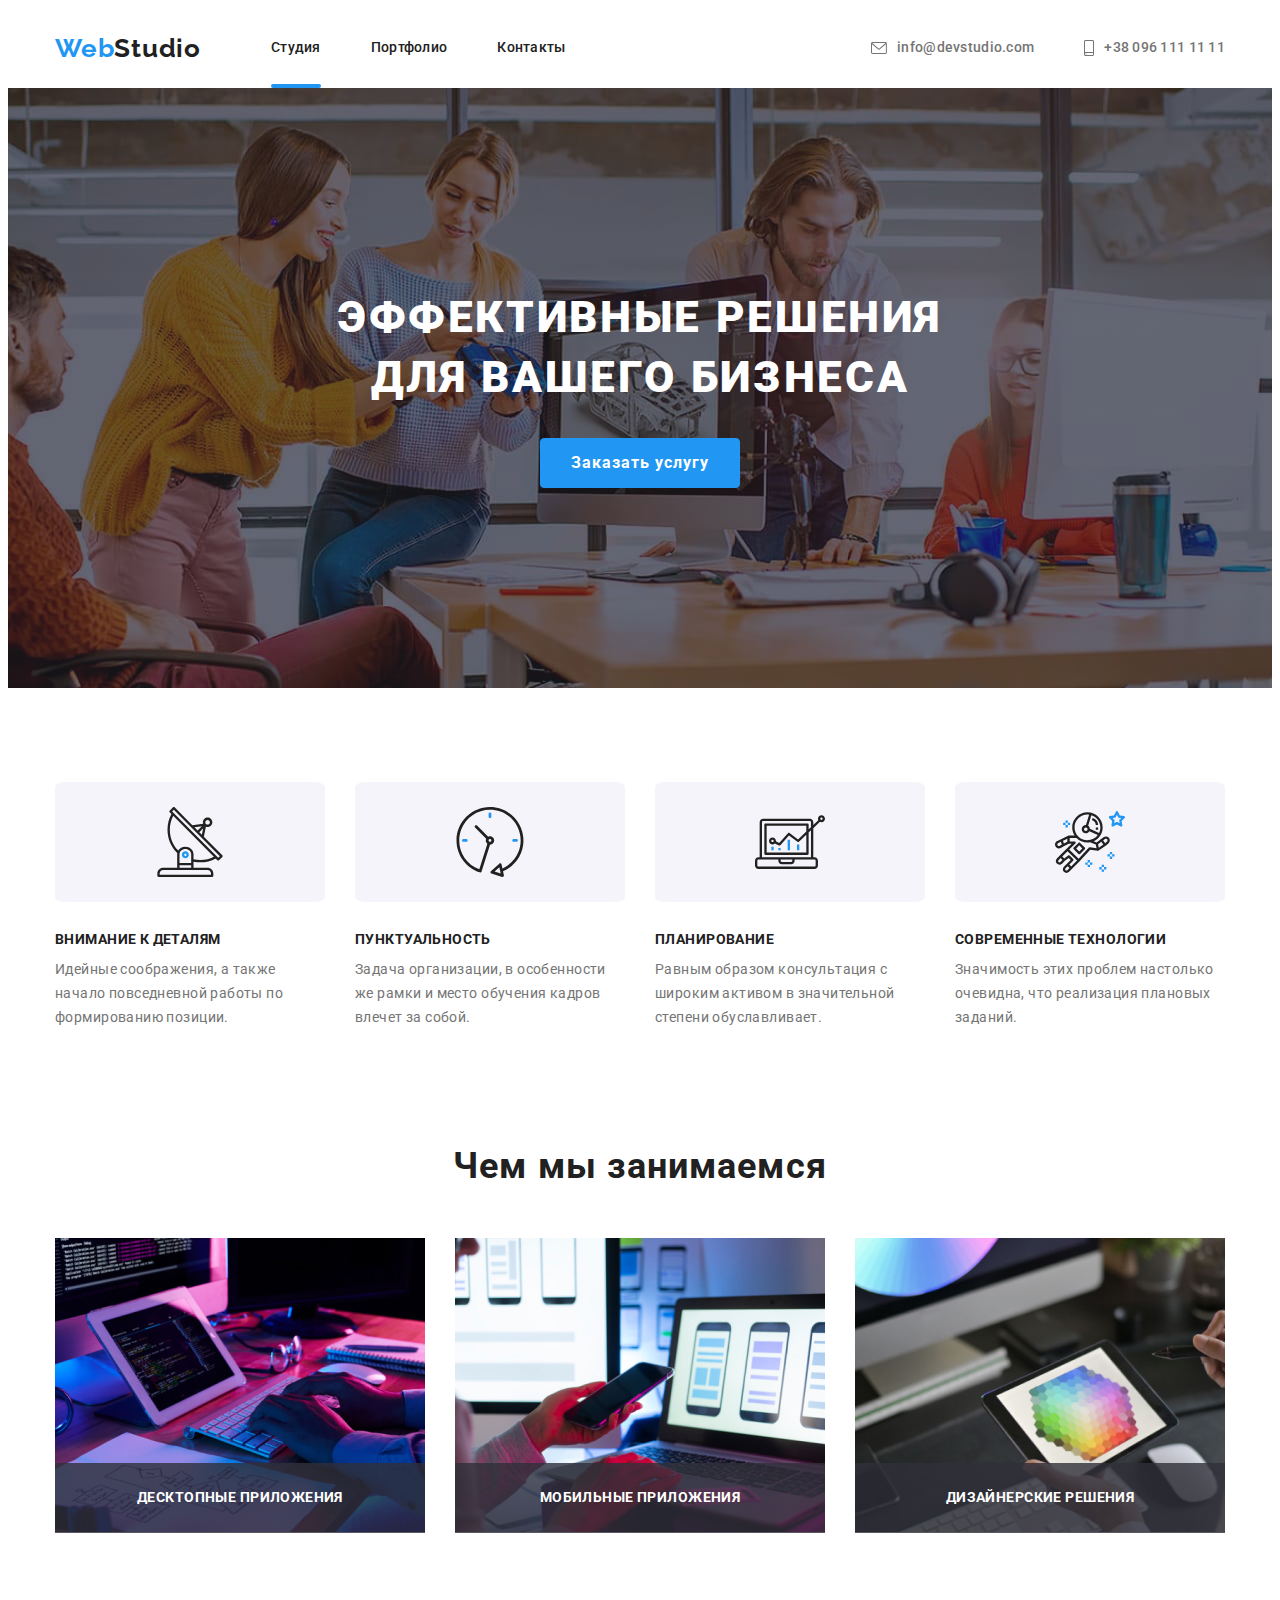
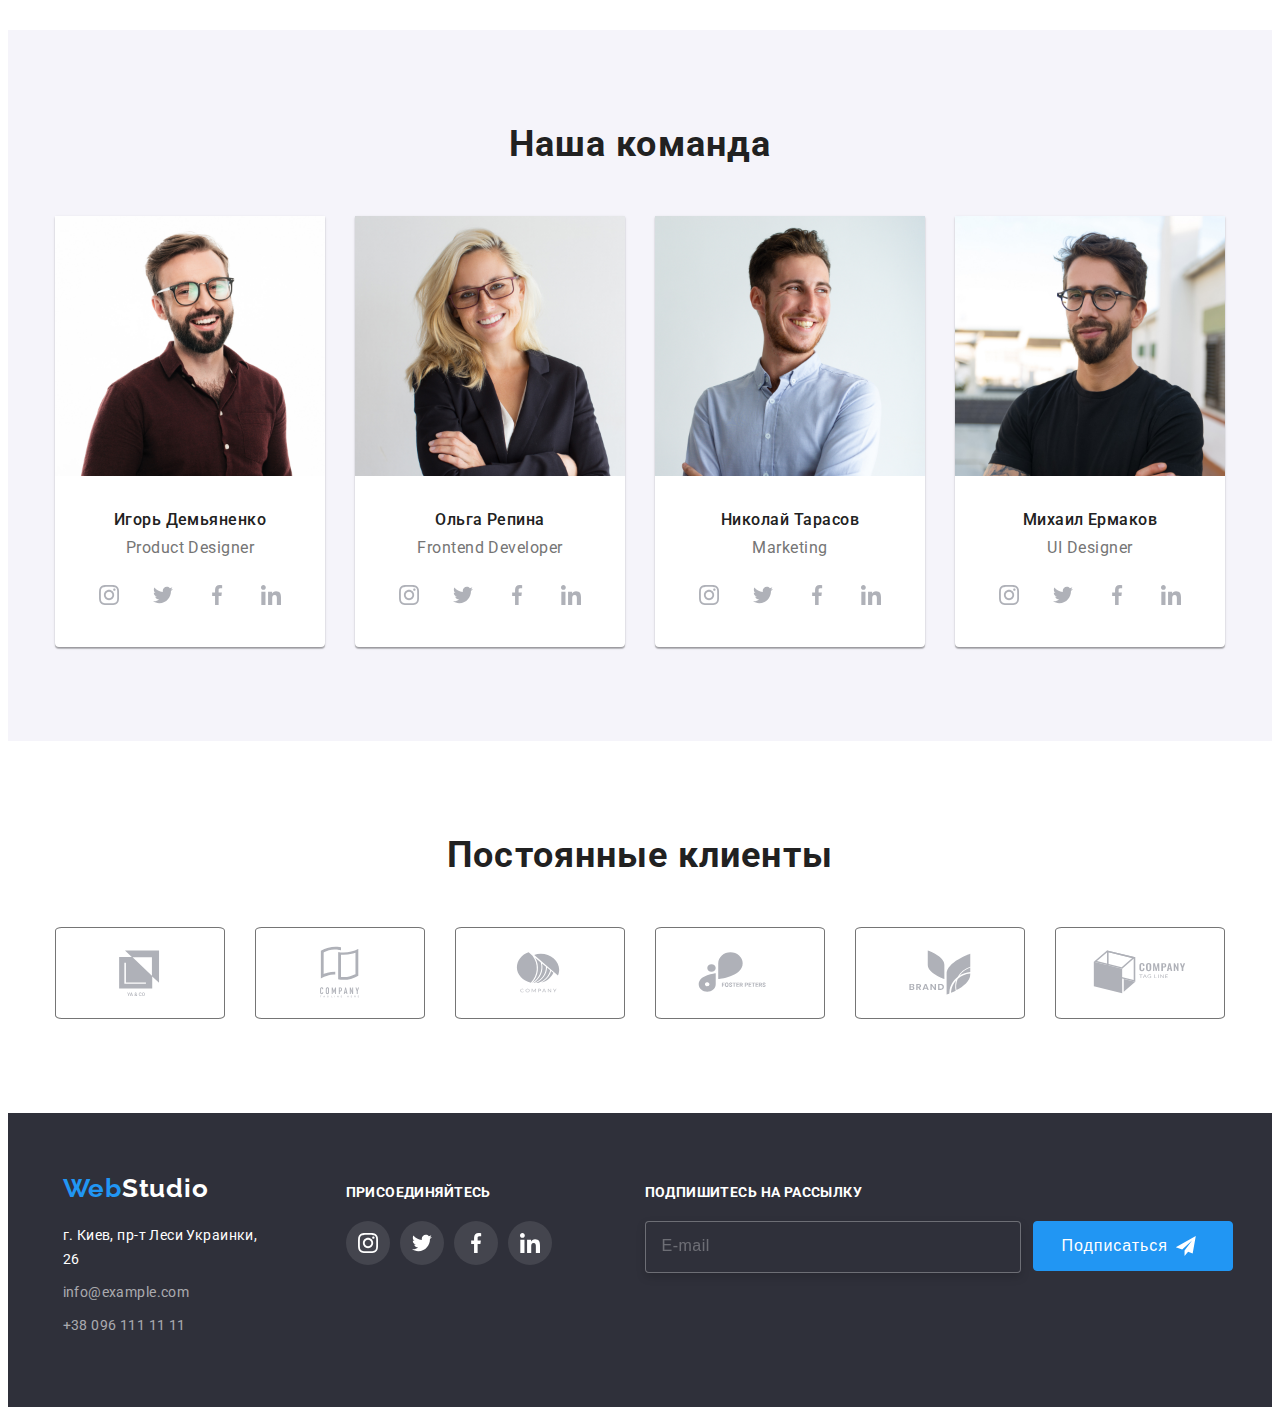
<file: index.html>
<!DOCTYPE html>
<html lang="en">
<head>
    <meta charset="UTF-8">
    <meta http-equiv="X-UA-Compatible" content="IE=edge">
    <meta name="viewport" content="width=device-width, initial-scale=1.0">
    <title>Document</title>
    <link rel="preconnect" href="https://fonts.googleapis.com">
    <link rel="preconnect" href="https://fonts.gstatic.com" crossorigin>
    <link rel="preconnect" href="https://fonts.googleapis.com">
    <link rel="preconnect" href="https://fonts.gstatic.com" crossorigin>
    <link href="https://fonts.googleapis.com/css2?family=Raleway:wght@700&family=Roboto:wght@400;500;700;900&display=swap"
        rel="stylesheet">
    <link rel="stylesheet" href="https://cdnjs.cloudflare.com/ajax/libs/modern-normalize/1.1.0/modern-normalize.min.css"
    integrity="sha512-wpPYUAdjBVSE4KJnH1VR1HeZfpl1ub8YT/NKx4PuQ5NmX2tKuGu6U/JRp5y+Y8XG2tV+wKQpNHVUX03MfMFn9Q=="
    crossorigin="anonymous" referrerpolicy="no-referrer" />

    
    <link rel="stylesheet" href="./css/main.min.css">
</head>

<body>
    <header class="header"> 
        <div class="container header__container">
            <a href="" class="header__logo link">Web<span class="span">Studio</span></a>
            <nav class="header-nav"> 
                <ul class="list header-list">
                    <li class="header-list__item">
                        <a href ="./index.html" class="link header-list__link header-list__link--current" >Студия</a>
                    </li>
                    <li class="header-list__item">
                        <a href="./portfolio.html" class="link header-list__link" >Портфолио</a>
                    </li>
                    <li class="header-list__item">
                        <a href="" class="link header-list__link" >Контакты</a>
                    </li>
                </ul>
            </nav>
                <ul class="list header-connect"> 
                    <li class="header-connect__item">
                        <a class="header-connect__btn link" href="mailto:info@devstudio.com">
                        <svg class="header-connect__icon" width="16" height="12">
                            <use href="./images/icons.svg#icon-envelope"></use>
                        </svg>info@devstudio.com</a>
                    </li>
                    
                    <li class="header-connect">
                        <a class="header-connect__tel link" href="tel:+380961111111">
                        <svg class="header-connect__icon" width="10" height="16">
                            <use href="./images/icons.svg#icon-smartphone"></use>
                        </svg>+38 096 111 11 11</a>
                    </li>
                </ul>
        </div>
    </header>
    
    <main>
        <section class="hero section">
            <div class="centered container">
                <h1 class="hero__title">ЭФФЕКТИВНЫЕ РЕШЕНИЯ ДЛЯ ВАШЕГО БИЗНЕСА</h1>
                <button type="button" class="hero__btn" data-modal-open>Заказать услугу</button>
            </div>
        </section>

        <section class="skill section">
            <div class="skill container">
                
                <ul class="skill-list list">
                    <li class=" skill-list__pre-title">
                        <a href="" class="skill-list__link">
                            <svg class="skill-list__icon" width="70" height="70">
                                <use href="./images/clients.svg#icon-antenna"></use>
                            </svg>
                        </a>
                    </li>

                    <li class="skill-list__pre-title">
                        <a href="" class="skill-list__link">
                            <svg class="skill-list__icon" width="70" height="70">
                                <use href="./images/clients.svg#icon-clock"></use>
                            </svg>
                        </a>
                    </li>

                    <li class="skill-list__pre-title">
                        <a href="" class="skill-list__link">
                            <svg class="skill-list__icon" width="70" height="70">
                                <use href="./images/clients.svg#icon-diagram"></use>
                            </svg>
                        </a>
                    </li>

                    <li class="skill-list__pre-title">
                        <a href="" class="skill-list__link">
                            <svg class="skill-list__icon" width="70" height="70">
                                <use href="./images/clients.svg#icon-astronaut"></use>
                            </svg>
                        </a>
                    </li>
                </ul>

                <ul class="skill-list list">
                    <li class="skill-list__item">
                        <h3 class="skill-list__title">ВНИМАНИЕ К ДЕТАЛЯМ</h3>
                        <p class="skill-list__post-title">Идейные соображения, а также начало повседневной работы по формированию позиции.</p>
                    </li>

                    <li class="skill-list__item">
                        <h3 class="skill-list__title">ПУНКТУАЛЬНОСТЬ</h3>
                        <p class="skill-list__post-title">Задача организации, в особенности же рамки и место обучения кадров влечет за собой.</p>
                    </li>

                    <li class="skill-list__item">
                        <h3 class="skill-list__title">ПЛАНИРОВАНИЕ</h3>
                        <p class="skill-list__post-title">Равным образом консультация с широким активом в значительной степени обуславливает.</p>
                    </li>

                    <li class="skill-list__item">
                        <h3 class="skill-list__title">СОВРЕМЕННЫЕ ТЕХНОЛОГИИ</h3>
                        <p class="skill-list__post-title">Значимость этих проблем настолько очевидна, что реализация плановых заданий.</p>
                    </li>
                </ul>
            </div>
        </section>

        <section class="about section">
            <h2 class="about-title centered">Чем мы занимаемся</h2>
                <ul class="about-title__about-list list">
                    <li class="about-list__item">
                        <img src="./images/img1.jpg" alt="Клавиатура" width="370">
                        <p class="about-list__position about-list__desc"></p>
                    </li>

                    <li class="about-list__item">
                        <img src="./images/img2.jpg" alt="Телефон_в_руке" width="370">
                        <p class="about-list__position about-list__mob"></p>
                    </li>

                    <li class="about-list__item">
                        <img src="./images/img3.jpg" alt="Планшет" width="370">
                        <p class="about-list__position about-list__disain"></p>
                    </li>
                </ul>
        </section>

        <section class="command section">
            <div class="container">
            <h2 class="command-title centered">Наша команда</h2>
            <ul class="command-list list">
                <li class="command-list__item">
                    <img src="./images/igor.jpg" alt="фото Игоря" width="270">
                    <div class="command-list__card">
                        <h3 class="command-list__name">Игорь Демьяненко</h3>
                        <p class="command-list__position">Product Designer</p>
                            <ul class="command-card__list list">
                                <li class="command-card__item">
                                    <a href="" class="command-card__link">
                                        <svg class="command-card__icon" width ="20" height ="20">
                                            <use href="./images/icons.svg#icon-instagram"></use>
                                        </svg>
                                    </a>
                                </li>
                                <li class="command-card__item">
                                    <a href="" class="command-card__link">
                                        <svg class="command-card__icon" width="20" height="20">
                                            <use href="./images/icons.svg#icon-twitter"></use>
                                        </svg>
                                    </a>
                                </li>

                                <li class="command-card__item">
                                    <a href="" class="command-card__link">
                                        <svg class="command-card__icon" width="20" height="20">
                                            <use href="./images/icons.svg#icon-facebook"></use>
                                        </svg>
                                    </a>
                                </li>

                                <li class="command-card__item">
                                    <a href="" class="command-card__link">
                                        <svg class="command-card__icon" width="20" height="20">
                                            <use href="./images/icons.svg#icon-linkedin"></use>
                                        </svg>
                                    </a>
                                </li>
                            </ul>
                    </div>
                </li>
                <li class="command-list__item">
                    <img src="./images/olga.jpg" alt="фото Ольги" width="270">
                    <div class="command-list__card">
                        <h3 class="command-list__name">Ольга Репина</h3>
                        <p class="command-list__position">Frontend Developer</p>
                            <ul class="command-card__list list">
                                <li class="command-card__item">
                                    <a href="" class="command-card__link">
                                        <svg class="command-card__icon" width="20" height="20">
                                            <use href="./images/icons.svg#icon-instagram"></use>
                                        </svg>
                                    </a>
                                </li>

                                <li class="command-card__item">
                                    <a href="" class="command-card__link">
                                        <svg class="command-card__icon" width="20" height="20">
                                            <use href="./images/icons.svg#icon-twitter"></use>
                                        </svg>
                                    </a>
                                </li>

                                <li class="command-card__item">
                                    <a href="" class="command-card__link">
                                        <svg class="command-card__icon" width="20" height="20">
                                            <use href="./images/icons.svg#icon-facebook"></use>
                                        </svg>
                                    </a>
                                </li>

                                <li class="command-card__item">
                                    <a href="" class="command-card__link">
                                        <svg class="command-card__icon" width="20" height="20">
                                            <use href="./images/icons.svg#icon-linkedin"></use>
                                        </svg>
                                    </a>
                                </li>
                            </ul>
                    </div>
                </li>
                <li class="command-list__item">
                    <img src="./images/nic.jpg" alt="фото Николая" width="270">
                    <div class="command-list__card">
                        <h3 class="command-list__name">Николай Тарасов</h3>
                        <p class="command-list__position">Marketing</p>
                            <ul class="command-card__list list">
                                <li class="command-card__item">
                                    <a href="" class="command-card__link">
                                        <svg class="command-card__icon" width="20" height="20">
                                            <use href="./images/icons.svg#icon-instagram"></use>
                                        </svg>
                                    </a>
                                </li>

                                <li class="command-card__item">
                                    <a href="" class="command-card__link">
                                        <svg class="command-card__icon" width="20" height="20">
                                            <use href="./images/icons.svg#icon-twitter"></use>
                                        </svg>
                                    </a>
                                </li>

                                <li class="command-card__item">
                                    <a href="" class="command-card__link">
                                        <svg class="command-card__icon" width="20" height="20">
                                            <use href="./images/icons.svg#icon-facebook"></use>
                                        </svg>
                                    </a>
                                </li>

                                <li class="command-card__item">
                                    <a href="" class="command-card__link">
                                        <svg class="command-card__icon" width="20" height="20">
                                            <use href="./images/icons.svg#icon-linkedin"></use>
                                        </svg>
                                    </a>
                                </li>
                            </ul>
                    </div>
                </li>
                <li class="command-list__item">
                    <img src="./images/misha.jpg" alt="фото Миши" width="270">
                    <div class="command-list__card">
                        <h3 class="command-list__name">Михаил Ермаков</h3>
                        <p class="command-list__position">UI Designer</p>
                            <ul class="command-card__list list">
                                <li class="command-card__item">
                                    <a href="" class="command-card__link">
                                        <svg class="command-card__icon" width="20" height="20">
                                            <use href="./images/icons.svg#icon-instagram"></use>
                                        </svg>
                                    </a>
                                </li>

                                <li class="command-card__item">
                                    <a href="" class="command-card__link">
                                        <svg class="command-card__icon" width="20" height="20">
                                            <use href="./images/icons.svg#icon-twitter"></use>
                                        </svg>
                                    </a>
                                </li>

                                <li class="command-card__item">
                                    <a href="" class="command-card__link">
                                        <svg class="command-card__icon" width="20" height="20">
                                            <use href="./images/icons.svg#icon-facebook"></use>
                                        </svg>
                                    </a>
                                </li>

                                <li class="command-card__item">
                                    <a href="" class="command-card__link">
                                        <svg class="command-card__icon" width="20" height="20">
                                            <use href="./images/icons.svg#icon-linkedin"></use>
                                        </svg>
                                    </a>
                                </li>
                            </ul>
                    </div>
                </li>
            </ul>
        </div>
        </section>
        <section class="client section">
            <h2 class="client__title centered">Постоянные клиенты</h2>
            <ul class="client__list list container">
                <li class="client__item">
                    <a href="" class="client__link">
                        <svg class="client__icon" width="106" height="60">
                            <use href="./images/clients.svg#icon-cl1"></use>
                        </svg>
                    </a>
                </li>   
                <li class="client__item">
                    <a href="" class="client__link">
                        <svg class="client__icon" width="106" height="60">
                            <use href="./images/clients.svg#icon-cl2"></use>
                        </svg>
                    </a>
                </li>
                <li class="client__item">
                    <a href="" class="client__link">
                        <svg class="client__icon" width="106" height="60">
                            <use href="./images/clients.svg#icon-cl3"></use>
                        </svg>
                    </a>
                </li>
                <li class="client__item">
                    <a href="" class="client__link">
                        <svg class="client__icon" width="106" height="60">
                            <use href="./images/clients.svg#icon-cl4"></use>
                        </svg>
                    </a>
                </li>
                <li class="client__item">
                    <a href="" class="client__link">
                        <svg class="client__icon" width="106" height="60">
                            <use href="./images/clients.svg#icon-cl5"></use>
                        </svg>
                    </a>
                </li>
                <li class="client__item">
                    <a href="" class="client__link">
                        <svg class="client__icon" width="106" height="60">
                            <use href="./images/clients.svg#icon-cl6"></use>
                        </svg>
                    </a>
                </li>
            </ul>
        </section>
    </main>
    <footer class="footer">
        <div class="container footer-container">
            <div class="footer__contact">
                <a href="" class="footer__logo link">Web<span class="footer__span">Studio</span></a>
                <address>
                    <ul class="footer__list list">
                        <li class="footer__item">
                            <a class="link footer__link footer__adress" href="">г. Киев, пр-т Леси Украинки, 26</a></li>
                        <li class="footer__item">
                            <a class="link footer__link" href="">info@example.com</a></li>
                        <li class="footer__item">
                            <a class="link footer__link" href="">+38 096 111 11 11</a> </li>
                    </ul>
                </address>
            </div>

            <div class="footer__connect">
                <p class="connect-title">ПРИСОЕДИНЯЙТЕСЬ</p>
                    <ul class="connect-title__list list">
                        <li class="connect-item">
                            <a href="" class="connect-item__link">
                                <svg class="connect-item__icon" width="20" height="20">
                                    <use href="./images/icons.svg#icon-instagram"></use>
                                </svg>
                            </a>
                        </li>
                        <li class="connect-item">
                            <a href="" class="connect-item__link">
                                <svg class="connect-item__icon" width="20" height="20">
                                    <use href="./images/icons.svg#icon-twitter"></use>
                                </svg>
                            </a>
                        </li>
                        <li class="connect-item">
                            <a href="" class="connect-item__link">
                                <svg class="connect-item__icon" width="20" height="20">
                                    <use href="./images/icons.svg#icon-facebook"></use>
                                </svg>
                            </a>
                        </li>
                        <li class="connect-item">
                            <a href="" class="connect-item__link">
                                <svg class="connect-item__icon" width="20" height="20">
                                    <use href="./images/icons.svg#icon-linkedin"></use>
                                </svg>
                            </a>
                        </li>
                    </ul>
            </div>
           
            <div class="subscribe-form">
                <p>ПОДПИШИТЕСЬ НА РАССЫЛКУ</p>

                <form action="#" class="footer__form">
                   
                    <input type="text" 
                    id="subscribe__text" 
                    name="subscribe__text" 
                    class="subscribe__input"
                    placeholder="E-mail">
            
                    <button class="subscribe__button">Подписаться
                        
                            <svg class="button__icon" width="47" height="20">
                                <use href="./images/icons.svg#icon-send"></use>
                            </svg>
                       
                    </button>
                </form>
            </div>
            
        </div>
    </footer>
    
    <div class="backdrop is-hidden" data-modal>
        <div class="modal">
            <button type="button" class="modal__close" data-modal-close>
                <svg class="modai__icon" width="11" height="11">
                    <use href="./images/icons.svg#icon-close"></use>
                </svg>
            </button>
            <p class="modal__title">
                Оставьте свои данные, мы вам перезвоним
            </p>
            <form action="#" class="modal__form">
                
                <div class="modal-field">
                    <label for="text" class="modal-field__text">Имя</label>
                    <span class="modal-field__svg">   
                        <input 
                            type="text"
                            id="text"
                            name="name" 
                            class="modal-field__input" 
                            placeholder="Имя"
                            />
                        <svg class="modal-field__form">
                            <use href="./images/icons.svg#icon-person-black"></use>
                        </svg>
                    </span> 
                </div>
                
                <div class="modal-field">
                    <label for="tel" class="modal-field__text">Телефон</label>
                    <span class="modal-field__svg">
                        <input 
                            type="text"
                            id="tel"
                            name="tel" 
                            class="modal-field__input" 
                            placeholder="+38 066-111-11-11"
                            />
                        <svg class="modal-field__form">
                            <use href=" ./images/icons.svg#icon-phone-black"></use>
                        </svg>
                    </span>
                </div>
                
                <div class="modal-field">  
                    <label for="email" class="modal-field__text">Почта</label>
                    <span class="modal-field__svg">
                        <input 
                            type="text"
                            id="email"
                            name="email" 
                            class="modal-field__input" 
                            placeholder="text@com.ua"
                            />
                        <svg class="modal-field__form">
                            <use href=" ./images/icons.svg#icon-email-black"></use>
                        </svg>
                        </span>
                </div>
                
                <div class="modal-field">
                    <label for="com-area" class="modal-field__text">Комментарий</label>
                    <textarea 
                    name="com-area"
                    id="com-area" 
                    class="modal-field__comm"
                    placeholder="Введите текст"></textarea>
                </div>

               <div class="modal-field">
                    <input 
                    type="checkbox" 
                    name="policy" 
                    id="policy" 
                    class="modal-field__check modal-field--visually-hidden" 
                    required
                    />
                    <label for="policy" class="modal-field__check-text">
                        <span class="modal-field__check-item">
                            <svg class="modal-field__check-icon" width="11" height="8">
                            <use href=" ./images/icons.svg#icon-check"></use>
                            </svg>
                        </span>
                        Соглашаюсь с рассылкой и принимаю <a  class="contract-link" href=" ">Условия договора</a>
                    </label>
                                            
               </div>

            <button class="hero__btn hero__btn--submit" type="submit">Отправить</button>
        
            </form>

        </div>

    </div>

<script src="./js/modal.js"></script>


</body>
</html>
</file>
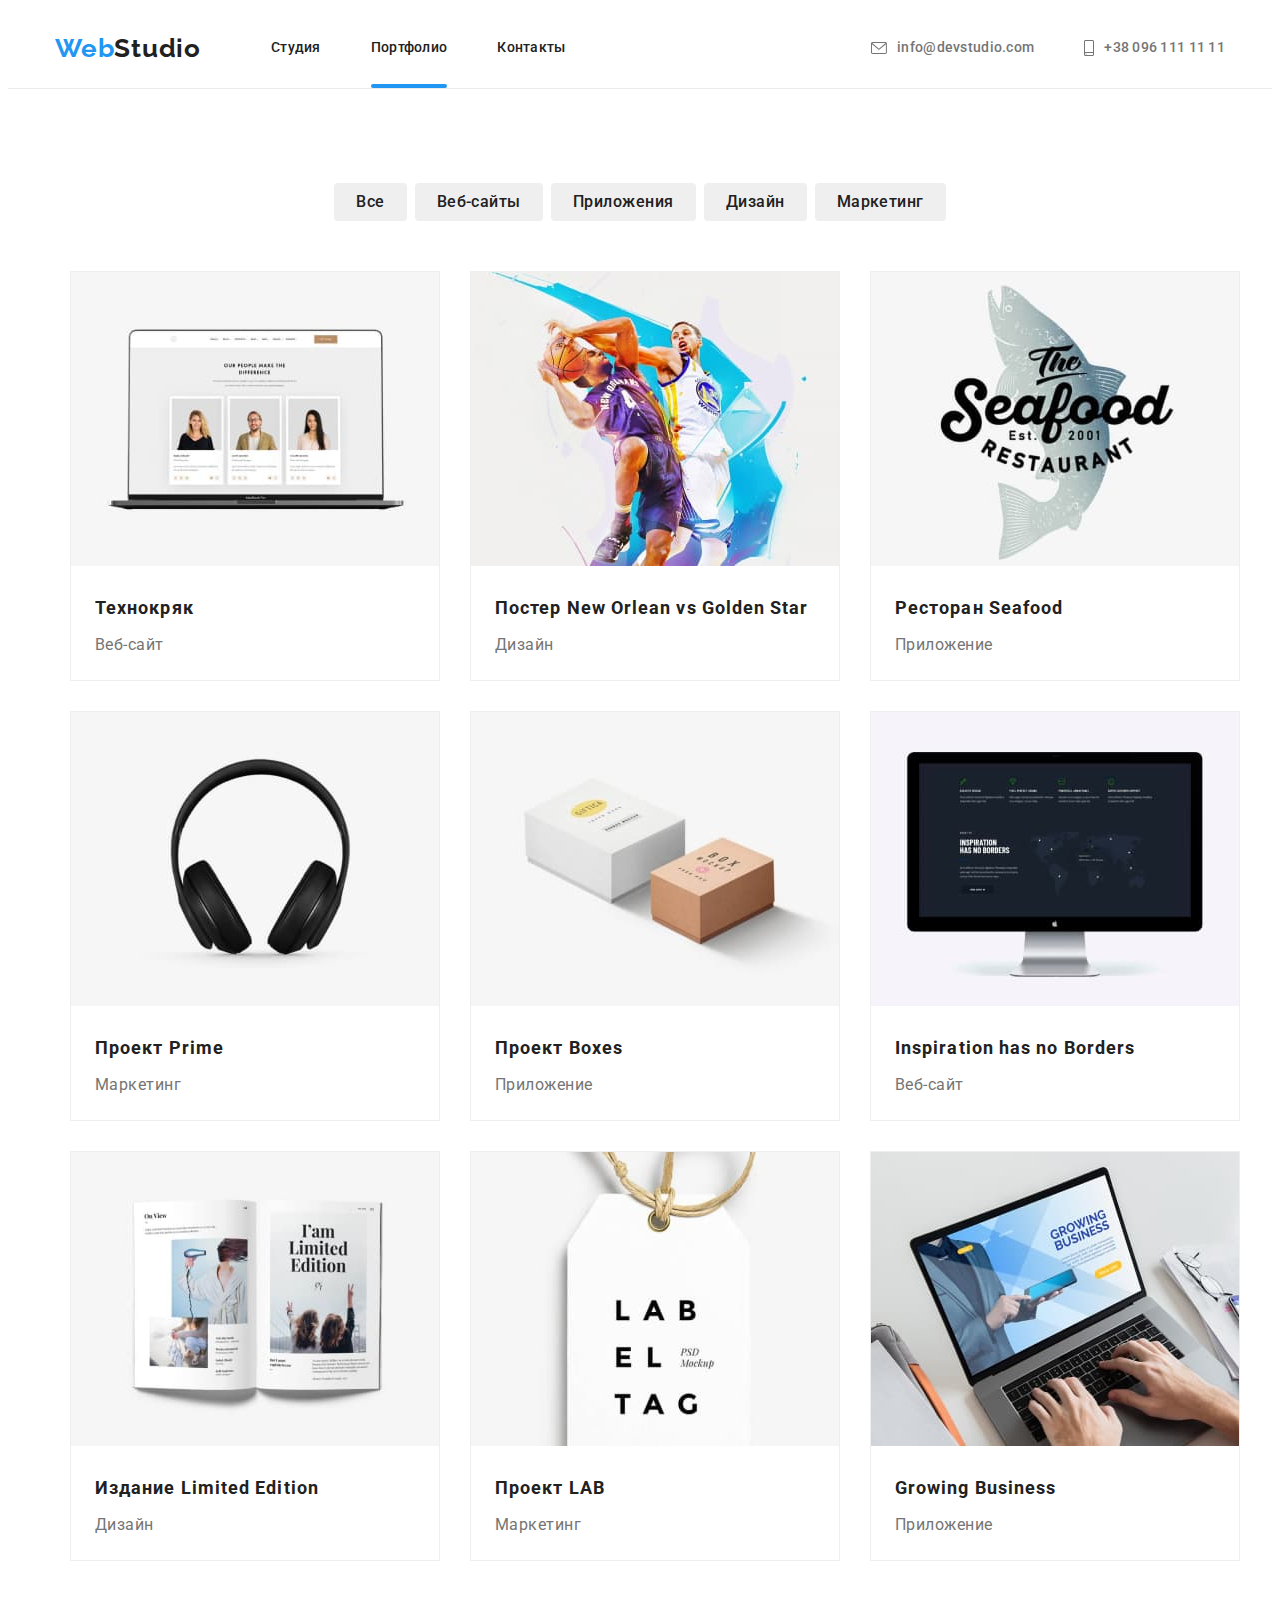
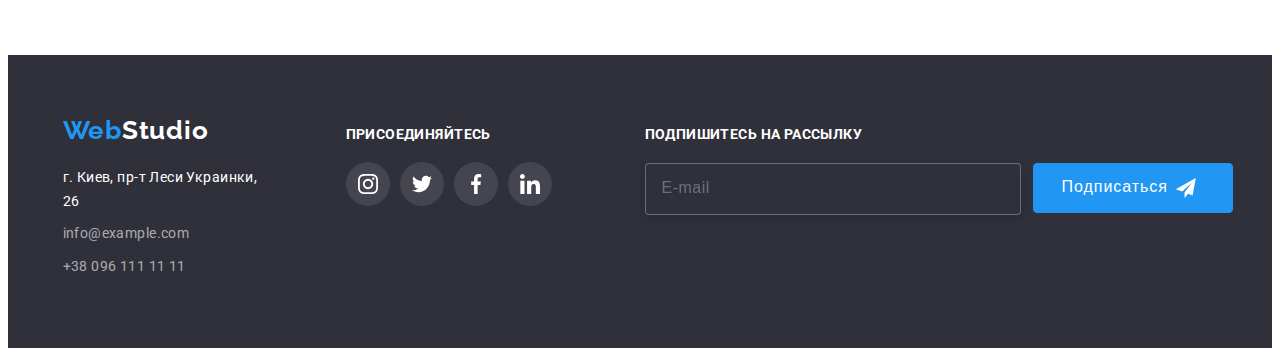
<file: portfolio.html>
<!DOCTYPE html>
<html lang="en">
<head>
    <meta charset="UTF-8">
    <meta http-equiv="X-UA-Compatible" content="IE=edge">
    <meta name="viewport" content="width=device-width, initial-scale=1.0">
    <title>Document</title>
    <link rel="preconnect" href="https://fonts.googleapis.com">
    <link rel="preconnect" href="https://fonts.gstatic.com" crossorigin>
    <link href="https://fonts.googleapis.com/css2?family=Raleway:wght@700&family=Roboto:wght@400;500;700;900&display=swap"
    rel="stylesheet">
    <link rel="stylesheet" href="https://cdnjs.cloudflare.com/ajax/libs/modern-normalize/1.1.0/modern-normalize.min.css"
        integrity="sha512-wpPYUAdjBVSE4KJnH1VR1HeZfpl1ub8YT/NKx4PuQ5NmX2tKuGu6U/JRp5y+Y8XG2tV+wKQpNHVUX03MfMFn9Q=="
        crossorigin="anonymous" referrerpolicy="no-referrer" />

    <!-- <link rel="stylesheet" href="./css/styles.css"> -->
    <link rel="stylesheet" href="./css/main.min.css">
</head>

<body>
    <header class="header header__port">
        <div class="container header__container">
            <a href="" class="header__logo link">Web<span class="span">Studio</span></a>
        <nav class="header-nav">
            <ul class="list header-list">
                <li class="header-list__item">
                    <a href="./index.html" class="link header-list__link ">Студия</a>
                </li>
                <li class="header-list__item">
                    <a href="./portfolio.html" class="link header-list__link header-list__link--current">Портфолио</a>
                </li>
                <li class="header-list__item">
                    <a href="" class="link header-list__link">Контакты</a>
                </li>
            </ul>
        </nav>
            <ul class="list header-connect">
                <li class="header-connect__item">
                    <a class="header-connect__btn link" href="mailto:info@devstudio.com">
                        <svg class="header-connect__icon" width="16" height="12">
                            <use href="./images/icons.svg#icon-envelope"></use>
                        </svg>info@devstudio.com</a>
                </li>
            
                <li class="header-connect">
                    <a class="header-connect__tel link" href="tel:+380961111111">
                        <svg class="header-connect__icon" width="10" height="16">
                            <use href="./images/icons.svg#icon-smartphone"></use>
                        </svg>+38 096 111 11 11</a>
                </li>
            </ul>
        </div>
    </header>

    <main>
        <section class="port-about section">
            <div class="container">
                <h1 style='display: none;' class="port-about__text">Портфолио</h1>
                <div class="port-button">
                    <ul class="port-button__list list">
                        <li class="port-button__item"><button type="button" class="port-btn__link link">Все</button></li>
                        <li class="port-button__item"><button type="button" class="port-btn__link link">Веб-сайты</button></li>
                        <li class="port-button__item"><button type="button" class="port-btn__link link">Приложения</button></li>
                        <li class="port-button__item"><button type="button" class="port-btn__link link">Дизайн</button></li>
                        <li class="port-button__item"><button type="button" class="port-btn__link link">Маркетинг</button></li>
                    </ul>
                </div>
                
                <div class="examples container">
                    <ul class="examples__list list">
                                            
                        <li class="examples__item">
                            <a class="activity" href=""></a>
                            <div class="examples__thumb">
                                <img src="./images/techno.jpg" alt="фото Технокряк" width="370">
                                <p class="examples__thumb--title">Технокряк это современная площадка распространения коронавируса. Компании используют эту платформу для цифрового
                                шпионажа и атак на защищённые сервера конкурентов.</p>
                            </div>
                            <div class="card-content">
                                <h2 class="examples__text">Технокряк</h2>
                                <p class="name-work">Веб-сайт</p>
                            </div>
                        </li>
                        
                        <li class="examples__item">
                            <a class="activity" href=""></a>
                            <div class="examples__thumb">
                                <img src="./images/poster.jpg" alt="фото Постер New Orlean vs Golden Star" width="370">
                                <p class="examples__thumb--title">Технокряк это современная площадка распространения коронавируса. Компании используют эту платформу
                                для цифрового шпионажа и атак на защищённые сервера конкурентов.</p>
                            </div>
                            <div class="card-content">
                                <h2 class="examples__text">Постер New Orlean vs Golden Star</h2>
                                <p class="name-work">Дизайн</p>
                            </div>
                        </li>
                        
                        <li class="examples__item">
                            <a class="activity" href=""></a>
                            <div class="examples__thumb">
                                <img src="./images/seafood.jpg" alt="фото Ресторан Seafood" width="370">
                                <p class="examples__thumb--title">Технокряк это современная площадка распространения коронавируса. Компании используют эту платформу
                                    для цифрового шпионажа и атак на защищённые сервера конкурентов.</p>
                            </div>
                            <div class="card-content">
                                <h2 class="examples__text">Ресторан Seafood</h2>
                                <p class="name-work">Приложение</p>
                            </div>
                        </li>
                        
                        <li class="examples__item">
                            <a class="activity" href=""></a>
                            <div class="examples__thumb">
                                <img src="./images/prime.jpg" alt="фото Проект Prime" width="370">
                                <p class="examples__thumb--title">Технокряк это современная площадка распространения коронавируса. Компании используют эту платформу
                                для цифрового шпионажа и атак на защищённые сервера конкурентов.</p>
                            </div>
                            <div class="card-content">
                                <h2 class="examples__text">Проект Prime</h2>
                                <p class="name-work">Маркетинг</p>
                            </div>
                        </li>
                        
                        <li class="examples__item">
                            <a class="activity" href=""></a>
                            <div class="examples__thumb">
                                <img src="./images/boxes.jpg" alt="фото Проект Boxes" width="370">
                                <p class="examples__thumb--title">Технокряк это современная площадка распространения коронавируса. Компании используют эту платформу
                                    для цифрового шпионажа и атак на защищённые сервера конкурентов.</p>
                            </div>
                            <div class="card-content">
                                <h2 class="examples__text">Проект Boxes</h2>
                                <p class="name-work">Приложение</p>
                            </div>
                        </li>
                        
                        <li class="examples__item">
                            <a class="activity" href=""></a>
                            <div class="examples__thumb">
                                <img src="./images/inspiration.jpg" alt="фото Inspiration has no Borders" width="370">
                                <p class="examples__thumb--title">Технокряк это современная площадка распространения коронавируса. Компании используют эту платформу
                                    для цифрового шпионажа и атак на защищённые сервера конкурентов.</p>
                            </div>
                            <div class="card-content">
                                <h2 class="examples__text">Inspiration has no Borders</h2>
                                <p class="name-work">Веб-сайт</p>
                            </div>
                        </li>
                        
                        <li class="examples__item">
                            <a class="activity" href=""></a>
                            <div class="examples__thumb">
                                <img src="./images/limited.jpg" alt="фото Издание Limited Edition" width="370">
                                <p class="examples__thumb--title">Технокряк это современная площадка распространения коронавируса. Компании используют эту платформу
                                    для цифрового шпионажа и атак на защищённые сервера конкурентов.</p>
                            </div>
                            <div class="card-content">
                                <h2 class="examples__text">Издание Limited Edition</h2>
                                <p class="name-work">Дизайн</p>
                            </div>
                        </li>
                        
                        <li class="examples__item">
                            <a class="activity" href=""></a>
                            <div class="examples__thumb">
                                <img src="./images/lab.jpg" alt="фото Проект LAB" width="370">
                                <p class="examples__thumb--title">Технокряк это современная площадка распространения коронавируса. Компании используют эту платформу
                                    для цифрового шпионажа и атак на защищённые сервера конкурентов.</p>
                            </div>
                            <div class="card-content">
                                <h2 class="examples__text">Проект LAB</h2>
                                <p class="name-work">Маркетинг</p>
                            </div>
                        </li> 
                        
                        <li class="examples__item">
                            <a class="activity" href=""></a>
                            <div class="examples__thumb">
                                <img src="./images/growing.jpg" alt="фото Growing Business" width="370">
                                <p class="examples__thumb--title">Технокряк это современная площадка распространения коронавируса. Компании используют эту платформу
                                    для цифрового шпионажа и атак на защищённые сервера конкурентов.</p>
                            </div>
                            <div class="card-content">
                                <h2 class="examples__text">Growing Business</h2>
                                <p class="name-work">Приложение</p>
                            </div>
                        </li>
                    </ul> 
                </div>
            </div>
        </section>
    </main>
    <footer class="footer">
        <div class="container footer-container">
            <div class="footer__contact">
                <a href="" class="footer__logo link">Web<span class="footer__span">Studio</span></a>
                <address>
                    <ul class="footer__list list">
                        <li class="footer__item">
                            <a class="link footer__link footer__adress" href="">г. Киев, пр-т Леси Украинки, 26</a>
                        </li>
                        <li class="footer__item">
                            <a class="link footer__link" href="">info@example.com</a>
                        </li>
                        <li class="footer__item">
                            <a class="link footer__link" href="">+38 096 111 11 11</a>
                        </li>
                    </ul>
                </address>
            </div>
    
            <div class="footer__connect">
                <p class="connect-title">ПРИСОЕДИНЯЙТЕСЬ</p>
                <ul class="connect-title__list list">
                    <li class="connect-item">
                        <a href="" class="connect-item__link">
                            <svg class="connect-item__icon" width="20" height="20">
                                <use href="./images/icons.svg#icon-instagram"></use>
                            </svg>
                        </a>
                    </li>
                    <li class="connect-item">
                        <a href="" class="connect-item__link">
                            <svg class="connect-item__icon" width="20" height="20">
                                <use href="./images/icons.svg#icon-twitter"></use>
                            </svg>
                        </a>
                    </li>
                    <li class="connect-item">
                        <a href="" class="connect-item__link">
                            <svg class="connect-item__icon" width="20" height="20">
                                <use href="./images/icons.svg#icon-facebook"></use>
                            </svg>
                        </a>
                    </li>
                    <li class="connect-item">
                        <a href="" class="connect-item__link">
                            <svg class="connect-item__icon" width="20" height="20">
                                <use href="./images/icons.svg#icon-linkedin"></use>
                            </svg>
                        </a>
                    </li>
                </ul>
            </div>
    
            <div class="subscribe-form">
                <p>ПОДПИШИТЕСЬ НА РАССЫЛКУ</p>
    
                <form action="#" class="footer__form">
    
                    <input type="text" id="subscribe__text" name="subscribe__text" class="subscribe__input"
                        placeholder="E-mail">
    
                    <button class="subscribe__button">Подписаться
    
                        <svg class="button__icon" width="47" height="20">
                            <use href="./images/icons.svg#icon-send"></use>
                        </svg>
    
                    </button>
                </form>
            </div>
    
        </div>
    </footer>
    
</body>

</html>
</file>
<file: css/main.min.css>
p,h1,h2,h3,h4,h5,h6{margin:0}ul{margin:0;padding:0}body{font-family:"Roboto", sans-serif}.list{list-style:none}.link{text-decoration:none}.centered{text-align:center}.section{padding-top:94px;padding-bottom:94px}.hero__btn{transition:border 250ms cubic-bezier(0.4, 0, 0.2, 1);font-family:inherit;font-weight:700;font-size:16px;line-height:1.87;letter-spacing:0.06em;background-color:var(--logo-color);color:var(--main-title-color);cursor:pointer;min-width:200px;min-height:50px;border:1px solid var(--logo-color);border-radius:4px;margin-top:auto}.hero__btn:hover,.hero__btn:focus{border:1px solid var(--logo-color)}.container{width:1200px;padding-left:15px;padding-right:15px;margin:0 auto;box-sizing:border-box}.subscribe__button{display:flex;align-items:center;color:var(--main-title-color);background-color:var(--accent-color);width:200px;height:50px;font-size:16px;line-height:1.9;border:1px solid #2196f3;box-sizing:border-box;border-radius:4px;letter-spacing:0.06em;text-align:center;cursor:pointer;padding:10px 28px;margin-left:12px}.button__icon{fill:#fff}.modal{position:absolute;width:528px;height:581px;background:#ffffff;box-shadow:0px 1px 3px rgba(0,0,0,0.12),0px 1px 1px rgba(0,0,0,0.14),0px 2px 1px rgba(0,0,0,0.2);border-radius:4px;padding:40px;top:50%;left:50%;transform:translate(-50%, -50%)}.modal__close{width:30px;height:30px;border-radius:50%;background:#ffffff;border:1px solid rgba(0,0,0,0.1);box-sizing:border-box;cursor:pointer;position:absolute;top:8px;right:8px;display:flex;align-items:center;justify-content:center;transition:fill 250ms cubic-bezier(0.4, 0, 0.2, 1)}.modal__close:hover{fill:#2196f3}.modal__title{font-weight:700;font-size:20px;line-height:1.17;letter-spacing:0.03;color:var(--header-link-color);text-align:center;margin-bottom:12px}.modal-field{margin-bottom:10px}.modal-field__input{width:100%;height:40px;border:1px solid rgba(33,33,33,0.2);box-sizing:border-box;border-radius:4px;padding-left:42px;padding-right:15px;cursor:pointer;outline:none;transition:border-color 250ms cubic-bezier(0.4, 0, 0.2, 1)}.modal-field__input:focus{border-color:#2196f3}.modal-field__input:focus+.svg-form{fill:#2196f3}.modal-field__input::placeholder{font-weight:400;font-size:12px;line-height:1.17;letter-spacing:0.01em}.modal-field__text{font-weight:400;font-size:12px;line-height:1.17;letter-spacing:0.01em;color:#757575;margin-bottom:4px;display:block}.modal-field__svg{position:relative}.modal-field__form{position:absolute;width:18px;height:18px;left:0;margin:11px 12px;transition:fill 250ms cubic-bezier(0.4, 0, 0.2, 1)}.modal-field__comm{width:100%;height:120px;border:1px solid rgba(33,33,33,0.2);box-sizing:border-box;border-radius:4px;padding:12px 16px;font-weight:400;font-size:12px;line-height:1.17;letter-spacing:0.01em;color:rgba(117,117,117,0.5);display:block;resize:none;cursor:pointer;transition:border-color 250ms cubic-bezier(0.4, 0, 0.2, 1)}.modal-field__comm:focus{border-color:#2196f3}.hero__btn--submit{margin-left:50%;margin-top:30px;transform:translateX(-50%)}.modal-field__check-text{font-size:14px;font-weight:normal;line-height:1.71;font-style:normal;color:var(--main-text-color);display:flex;align-items:center;margin-left:20px;margin-top:20px}.modal-field__check-item{width:16px;height:15px;border:2px solid #212121;border-radius:2px;margin-right:8px;display:flex;align-items:center;justify-content:center}.modal-field__check-icon{fill:#ffffff}.modal-field__check{border:1px solid #2f303a}.modal-field__check:checked+.modal-field__check-text .modal-field__check-item{background-color:var(--accent-color);border:none}.contract-link{font-weight:400;font-size:14px;line-height:1.71;cursor:pointer;margin-left:10px;color:#2196f3}.modal-field--visually-hidden{position:absolute;clip:rect(0 0 0 0);width:1px;height:1px;margin:-1px;border:0px;padding:0px;overflow:hidden}.port-button{display:flex;justify-content:center;align-items:center;margin-bottom:50px}.port-button__list{display:flex}.port-button__item:not(:last-child){margin-right:8px}.port-btn__link{transition:background-color 250ms cubic-bezier(0.4, 0, 0.2, 1),color 250ms cubic-bezier(0.4, 0, 0.2, 1),box-shadow 250ms cubic-bezier(0.4, 0, 0.2, 1);font-family:"Roboto", sans-serif;font-style:normal;font-weight:500;font-size:16px;line-height:1.62;letter-spacing:0.03em;color:var(--second-text-color);padding:6px 22px;border:var(--second-text-color);border-radius:4px}.port-btn__link:hover,.port-btn__link:focus{cursor:pointer;color:var(--main-title-color);background-color:var(--accent-color);box-shadow:0px 3px 1px rgba(0,0,0,0.1),0px 1px 2px rgba(0,0,0,0.08),0px 2px 2px rgba(0,0,0,0.12)}.backdrop{position:fixed;top:0;left:0;width:100%;height:100%;opacity:1;background-color:rgba(47,48,58,0.4);transition:opacity 250ms cubic-bezier(0.4, 0, 0.2, 1);visibility:visible}.is-hidden{visibility:hidden;opacity:0;pointer-events:none}.about{padding-top:0}.about-title{display:block;text-align:center;align-items:center;font-weight:700;font-size:36px;line-height:1.16;letter-spacing:0.03em;color:var(--second-text-color);margin-bottom:50px}.about-title__about-list{display:flex;justify-content:center}.about-list__item{display:block;position:relative}.about-list__item+.about-list__item{min-width:370px;margin-left:30px}.about-list__position::after{position:absolute;display:flex;justify-content:center;align-items:center;width:100%;height:70px;color:var(--main-title-color);background-color:rgba(47,48,58,0.8);bottom:3px;right:0px;font-style:normal;font-weight:bold;font-size:14px;line-height:1.14;text-align:center;letter-spacing:0.03em}.about-list__desc::after{content:"ДЕСКТОПНЫЕ ПРИЛОЖЕНИЯ"}.about-list__mob::after{content:"МОБИЛЬНЫЕ ПРИЛОЖЕНИЯ"}.about-list__disain::after{content:"ДИЗАЙНЕРСКИЕ РЕШЕНИЯ"}.client__title{font-weight:700;font-size:36px;line-height:1.16;letter-spacing:0.03em;color:var(--second-text-color);margin-bottom:50px}.client__list{display:flex;justify-content:center}.client__item{display:block;justify-content:center;align-items:center;width:170px;height:92px}.client__item+.client__item{margin-left:30px}.client__link{transition:border-color 250ms cubic-bezier(0.4, 0, 0.2, 1),color 250ms cubic-bezier(0.4, 0, 0.2, 1);display:flex;width:100%;height:100%;padding:16px 32px;box-sizing:border-box;border:1px solid var(--main-btn-color);border-radius:4%;align-items:center;justify-content:center;color:#afb1b8}.client__link:hover,.client__link:focus{color:#2196f3;border-color:#2196f3}.client__icon{transition:border-color 250ms cubic-bezier(0.4, 0, 0.2, 1),fill 250ms cubic-bezier(0.4, 0, 0.2, 1);fill:currentColor}.client__icon:hover,.client__icon:focus{fill:#2196f3;border-color:#2196f3}.command{background-color:#f5f4fa}.command-title{font-weight:700;font-size:36px;line-height:1.16;letter-spacing:0.03em;color:var(--second-text-color);text-align:center;margin-bottom:50px}.command-list{display:flex}.command-list__item{min-width:270px;margin-right:30px;display:block;background-color:var(--main-title-color);border-radius:0px 0px 4px 4px;box-shadow:0px 1px 3px rgba(0,0,0,0.12),0px 1px 1px rgba(0,0,0,0.14),0px 2px 1px rgba(0,0,0,0.2)}.command-list__card{padding-top:30px;padding-bottom:30px}.command-list__name{font-weight:500;font-size:16px;line-height:1.19;letter-spacing:0.03em;color:var(--second-text-color);padding-bottom:10px;text-align:center}.command-list__position{font-weight:400;font-size:16px;line-height:1.17;letter-spacing:0.03em;color:var(--main-text-color);text-align:center;margin-bottom:16px}.command-card__list{display:flex;justify-content:center}.command-card__item{width:44px;height:44px}.command-card__item+.command-card__item{margin-left:10px}.command-card__link{transition:background-color 250ms cubic-bezier(0.4, 0, 0.2, 1),color 250ms cubic-bezier(0.4, 0, 0.2, 1);width:100%;height:100%;background-color:var(--main-title-color);border-radius:50%;display:flex;align-items:center;justify-content:center;color:#afb1b8}.command-card__link:hover,.command-card__link:focus{background-color:#2196f3;color:var(--main-title-color)}.command-card__icon{fill:currentColor}.footer{margin-right:auto;margin-left:auto;padding-left:15px;background-color:#2f303a;padding-top:60px;padding-bottom:60px}.footer-container{display:flex;align-items:baseline}.footer__logo{font-family:"Raleway", sans-serif;font-style:normal;font-weight:700;font-size:26px;line-height:1.19;letter-spacing:0.03em;color:var(--logo-color)}.footer__span{font-family:"Raleway", sans-serif;font-style:normal;font-weight:700;font-size:26px;line-height:1.19;letter-spacing:0.03em;color:var(--main-title-color)}.footer__link{font-style:normal;font-weight:400;font-size:14px;line-height:1.71;letter-spacing:0.03em;color:rgba(255,255,255,0.6)}.footer__adress{font-style:normal;font-weight:400;font-size:14px;line-height:1.71;letter-spacing:0.03em;color:var(--main-title-color)}.footer__list{margin-top:20px}.footer__item{margin-bottom:9px}.connect-title{font-style:normal;font-weight:bold;font-size:14px;line-height:1.19;letter-spacing:0.03em;color:var(--main-title-color);margin-left:70px}.connect-title__list{display:flex;justify-content:center;margin-left:70px;margin-top:20px}.connect-item{width:44px;height:44px;color:var(--main-title-color)}.connect-item+.connect-item{margin-left:10px}.connect-item__link{transition:background-color 250ms cubic-bezier(0.4, 0, 0.2, 1),color 250ms cubic-bezier(0.4, 0, 0.2, 1);width:100%;height:100%;border-radius:50%;display:flex;align-items:center;justify-content:center;color:var(--main-title-color);background:rgba(255,255,255,0.1)}.connect-item__link:hover,.connect-item__link:focus{background-color:#2196f3;color:var(--main-title-color)}.connect-item__icon{fill:#ffffff}.subscribe-form{box-sizing:border-box;display:flex;flex-direction:column;margin-left:93px;color:var(--main-title-color);font-style:normal;font-weight:bold;font-size:14px;line-height:1.14;letter-spacing:0.03em;text-transform:uppercase}.footer__form{display:flex;margin-top:20px;position:relative}.subscribe__input{background-color:#2f303a;width:358px;height:50px;padding:0;border:1px solid rgba(255,255,255,0.3);filter:drop-shadow(0px 4px 4px rgba(0,0,0,0.15));border-radius:4px;top:50%;padding-left:16px}.subscribe__input:hover{cursor:pointer}.subscribe__input::placeholder{font-weight:400;font-size:16px;line-height:1.25;letter-spacing:0.03em;color:rgba(255,255,255,0.3)}.header__container{display:flex;align-items:center}.header__logo{font-family:"Raleway", sans-serif;font-style:normal;font-weight:700;font-size:26px;line-height:1.19;letter-spacing:0.03em;color:var(--logo-color);margin-right:70px}.header__logo:focus{color:var(--accent-color)}.span{font-family:"Raleway", sans-serif;font-style:normal;font-weight:700;font-size:26px;line-height:1.19;letter-spacing:0.03em;color:var(--second-title-color)}.header-nav{display:flex;align-items:center}.header-list{display:flex;align-items:center;margin-left:auto}.header-list__item:not(:last-child){margin-right:50px}.header-connect{display:flex;align-items:center;margin-left:auto}.header-connect__item:not(:last-child){margin-right:50px}.header-list__link{font-family:inherit;font-weight:500;font-size:14px;line-height:1.14;letter-spacing:0.02em;color:var(--second-text-color);position:relative;display:block;padding-top:32px;padding-bottom:32px;transition:color 250ms cubic-bezier(0.4, 0, 0.2, 1)}.header-list__link:hover,.header-list__link:focus{color:var(--accent-color)}.header-connect__icon{fill:currentColor;margin-right:10px;transition:color 250ms cubic-bezier(0.4, 0, 0.2, 1)}.header-connect__icon:hover,.header-connect__icon:focus{fill:var(--accent-color)}.header-connect__btn{transition:color 250ms cubic-bezier(0.4, 0, 0.2, 1);display:flex;align-items:center;font-family:inherit;font-weight:500;font-size:14px;line-height:1.14;letter-spacing:0.02em;color:var(--main-btn-color);padding-top:32px;padding-bottom:32px}.header-connect__btn:hover,.header-connect__btn:focus{color:var(--accent-color)}.header-connect__tel{transition:color 250ms cubic-bezier(0.4, 0, 0.2, 1);display:flex;align-items:center;font-family:inherit;font-weight:500;font-size:14px;line-height:1.14;letter-spacing:0.02em;color:var(--main-btn-color);padding-top:32px;padding-bottom:32px}.header-connect__tel:hover,.header-connect__tel:focus{color:var(--accent-color)}.skill-list__link{width:100%;height:100%;box-sizing:border-box;border:1px solid #f5f4fa;border-radius:4%;display:flex;align-items:center;justify-content:center;color:var(--main-btn-color);background-color:#f5f4fa}.hero{max-width:1600px;margin-right:auto;margin-left:auto;background-color:#2f303a;background-image:linear-gradient(rgba(47,48,58,0.4), rgba(47,48,58,0.4)),url(../images/hero.jpg);background-repeat:no-repeat;background-position:center;background-size:cover;padding-top:200px;padding-bottom:200px;text-align:center}.hero__title{font-family:inherit;font-weight:900;font-size:44px;line-height:1.36;letter-spacing:0.06em;color:var(--main-title-color);width:696px;height:120px;margin:0 auto;margin-bottom:30px}.skill-list{display:flex;justify-content:center}.skill-list__item+.skill-list__item{width:270px;height:120px;margin-left:30px}.skill-list__pre-title{width:270px;height:120px}.skill-list__pre-title+.skill-list__pre-title{margin-left:30px;margin-bottom:30px}.skill-list__title{font-weight:700;font-size:14px;line-height:1.14;letter-spacing:0.03em;color:var(--second-text-color);margin-bottom:10px}.skill-list__post-title{font-weight:400;font-size:14px;line-height:1.71;letter-spacing:0.03em;color:var(--main-text-color);width:270px}.header-list__link--current::after{content:" ";position:absolute;display:block;width:100%;height:4px;background-color:var(--accent-color);border-radius:2px;bottom:0px}.header-connect{transition:fill 250ms cubic-bezier(0.4, 0, 0.2, 1)}.header-connect:hover,.header-connect:focus{fill:var(--accent-color)}.header-connect:not(:last-child){margin-right:50px}.port-about__text{visibility:hidden}.examples__list{display:flex;flex-wrap:wrap;margin-left:-30px;margin-top:-30px}.examples__item{transition:box-shadow 250ms cubic-bezier(0.4, 0, 0.2, 1);flex-basis:calc(100% / 3 - 30px);min-width:370px;margin-left:30px;margin-top:30px;box-sizing:border-box;border:1px solid #eeeeee}.examples__item:hover,.examples__item:focus{box-shadow:0px 1px 1px rgba(0,0,0,0.12),0px 4px 4px rgba(0,0,0,0.06),1px 4px 6px rgba(0,0,0,0.16);cursor:pointer}.activity{display:block;text-decoration:none}.examples__thumb{position:relative;overflow:hidden}.examples__thumb--title{position:absolute;top:0;left:0;background-color:rgba(33,150,243,0.9);padding:63px 24px;color:#ffffff;font-weight:normal;font-size:18px;line-height:1.5;height:100%;transform:translateY(100%);transition:transform 250ms cubic-bezier(0.4, 0, 0.2, 1)}.examples__item:hover .examples__thumb--title{transform:translateY(0%)}.card-content{padding:20px 24px}.examples__text{font-weight:700;font-size:18px;line-height:2;letter-spacing:0.06em;color:var(--second-text-color);padding-bottom:4px}.name-work{font-weight:400;font-size:16px;line-height:1.87;letter-spacing:0.03em;color:var(--main-text-color)}.header__port{border-bottom:1px solid #ececec}:root{--main-title-color: #ffffff;--second-title-color: #212121;--main-text-color: #757575;--second-text-color: #212121;--header-list-color: #212121;--header-link-color: #212121;--footer-link-color: #2196f3;--accent-color: #2196f3;--main-btn-color: #757575;--logo-color: #2196f3}
/*# sourceMappingURL=main.min.css.map */
</file>
